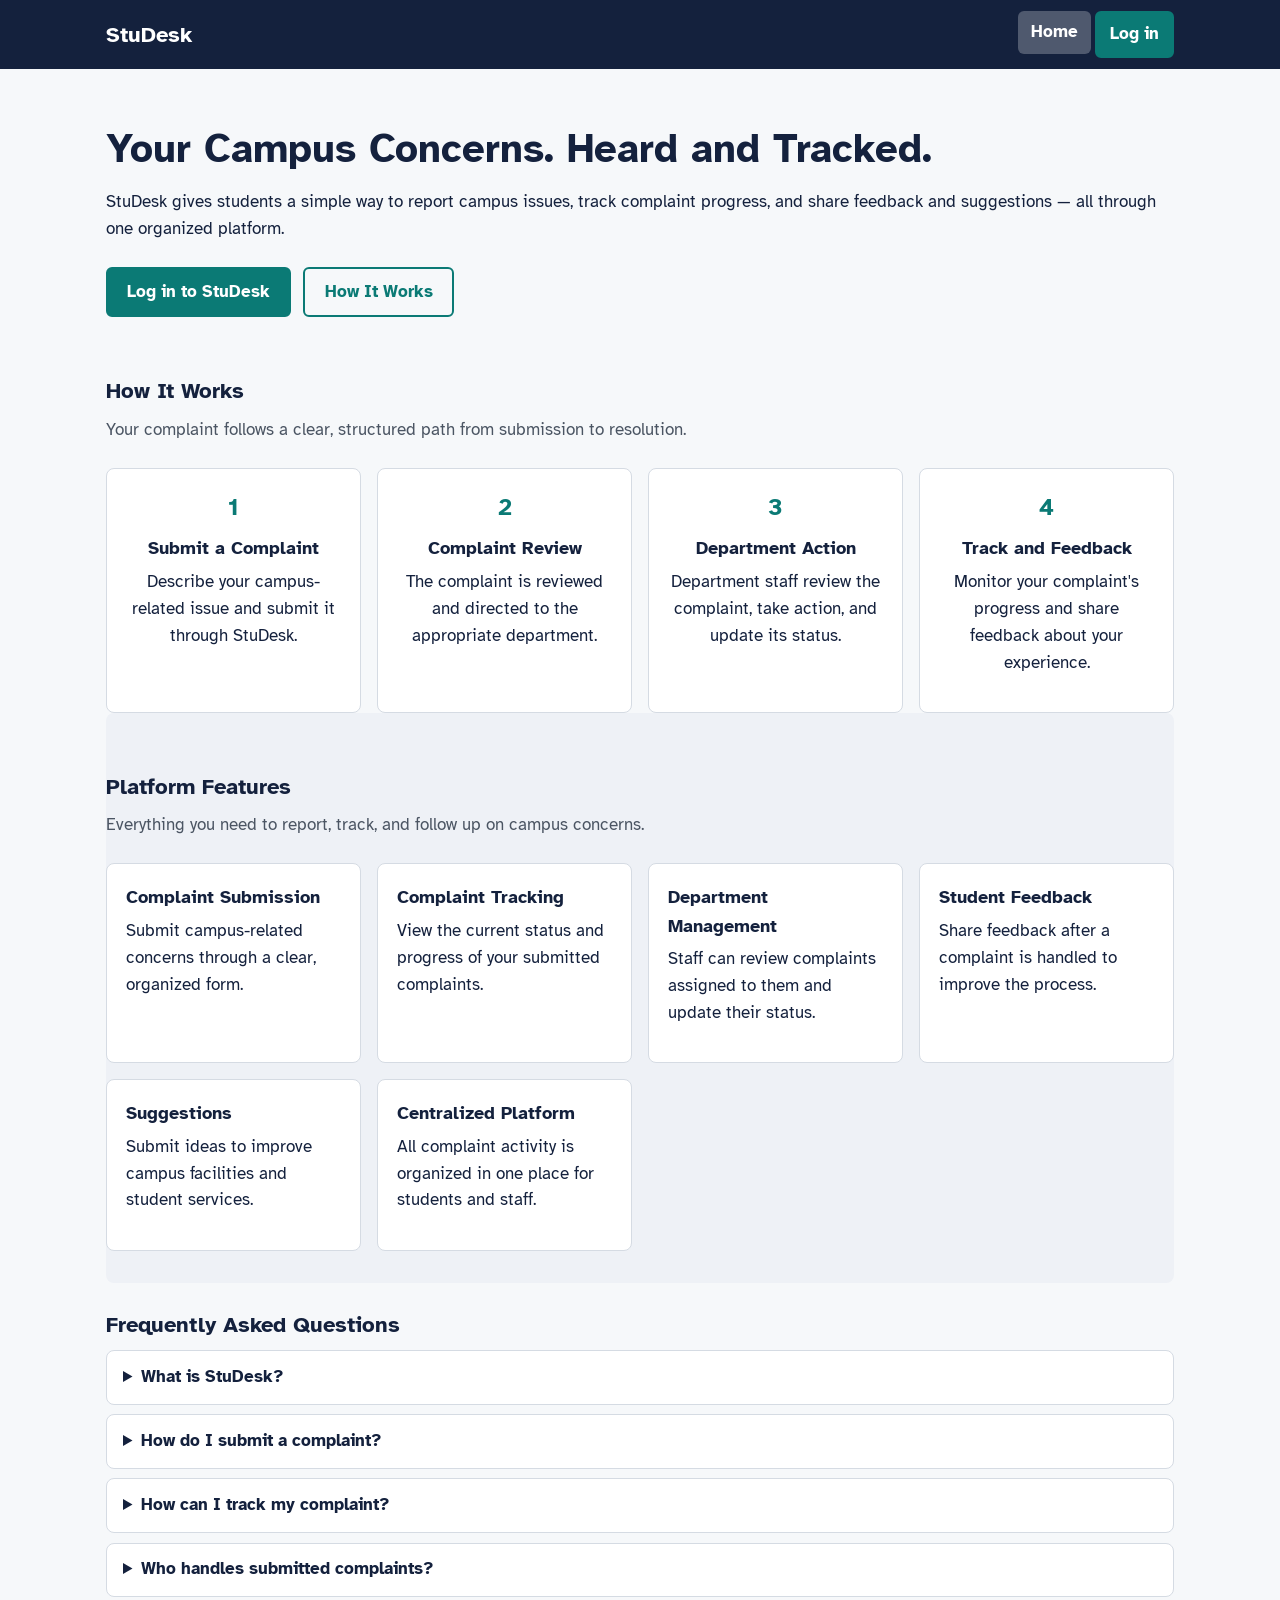
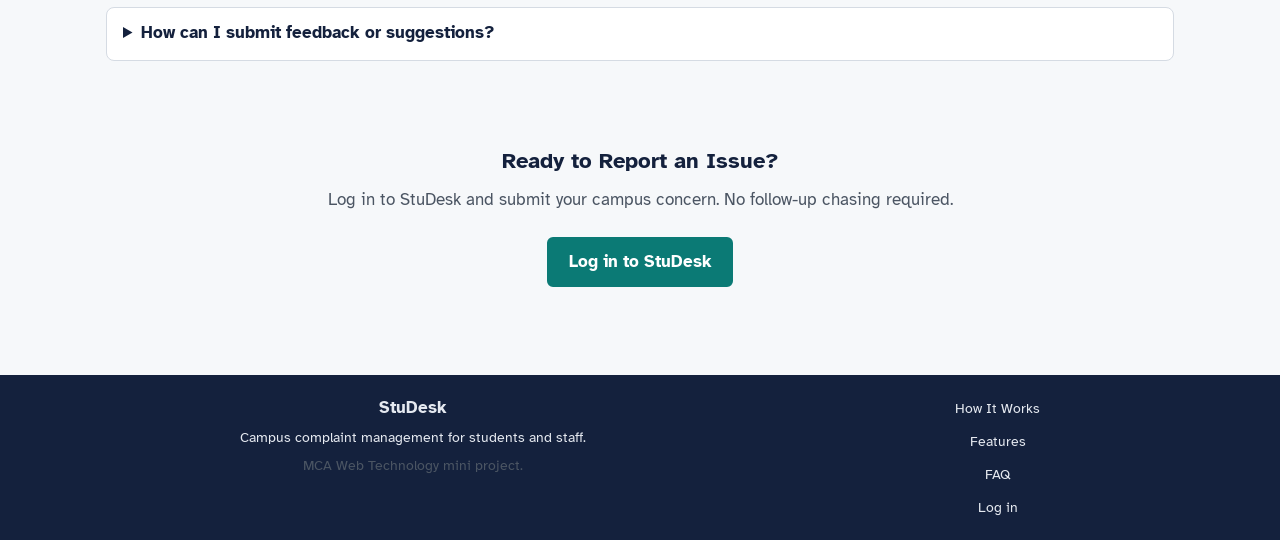
<file: templates/index.html>
<!DOCTYPE html>
<html lang="en">

<head>
  <meta charset="UTF-8">
  <meta name="viewport" content="width=device-width, initial-scale=1.0">
  <title>Home - StuDesk</title>
  <link rel="stylesheet"
    href="https://fonts.googleapis.com/css2?family=Atkinson+Hyperlegible:wght@400;700&display=swap">
  <link rel="stylesheet" href="/static/css/common.css">
  <link rel="stylesheet" href="/static/css/pages/index.css">
</head>

<body>
  <a class="skip-link" href="#main">Skip to main content</a>

  <header>
    <nav class="navbar">
      <a class="brand" href="/">StuDesk</a>
      <ul>
        <li><a class="active" href="/">Home</a></li>
        <li><a class="btn btn-small" href="/login.html">Log in</a></li>
      </ul>
    </nav>
  </header>

  <main id="main">

    <!-- Hero -->
    <section class="hero">
      <h1>Your Campus Concerns. Heard and Tracked.</h1>
      <p>StuDesk gives students a simple way to report campus issues, track complaint progress, and share feedback
        and suggestions — all through one organized platform.</p>
      <div class="hero-actions">
        <a class="btn" href="/login.html">Log in to StuDesk</a>
        <a class="btn btn-outline" href="#how-it-works">How It Works</a>
      </div>
    </section>

    <!-- How It Works -->
    <section id="how-it-works">
      <h2>How It Works</h2>
      <p class="section-lead">Your complaint follows a clear, structured path from submission to resolution.</p>
      <ol class="grid steps">
        <li class="card step-card">
          <p class="step-num">1</p>
          <h3>Submit a Complaint</h3>
          <p>Describe your campus-related issue and submit it through StuDesk.</p>
        </li>
        <li class="card step-card">
          <p class="step-num">2</p>
          <h3>Complaint Review</h3>
          <p>The complaint is reviewed and directed to the appropriate department.</p>
        </li>
        <li class="card step-card">
          <p class="step-num">3</p>
          <h3>Department Action</h3>
          <p>Department staff review the complaint, take action, and update its status.</p>
        </li>
        <li class="card step-card">
          <p class="step-num">4</p>
          <h3>Track and Feedback</h3>
          <p>Monitor your complaint's progress and share feedback about your experience.</p>
        </li>
      </ol>
    </section>

    <!-- Features -->
    <section id="features" class="alt-bg">
      <h2>Platform Features</h2>
      <p class="section-lead">Everything you need to report, track, and follow up on campus concerns.</p>
      <ul class="grid features-grid">
        <li class="card">
          <h3>Complaint Submission</h3>
          <p>Submit campus-related concerns through a clear, organized form.</p>
        </li>
        <li class="card">
          <h3>Complaint Tracking</h3>
          <p>View the current status and progress of your submitted complaints.</p>
        </li>
        <li class="card">
          <h3>Department Management</h3>
          <p>Staff can review complaints assigned to them and update their status.</p>
        </li>
        <li class="card">
          <h3>Student Feedback</h3>
          <p>Share feedback after a complaint is handled to improve the process.</p>
        </li>
        <li class="card">
          <h3>Suggestions</h3>
          <p>Submit ideas to improve campus facilities and student services.</p>
        </li>
        <li class="card">
          <h3>Centralized Platform</h3>
          <p>All complaint activity is organized in one place for students and staff.</p>
        </li>
      </ul>
    </section>

    <!-- FAQ -->
    <section id="faq" class="faq">
      <h2>Frequently Asked Questions</h2>
      <details>
        <summary>What is StuDesk?</summary>
        <p>StuDesk is a campus complaint management platform. Students can report issues, track progress, and share
          feedback — all in one place.</p>
      </details>
      <details>
        <summary>How do I submit a complaint?</summary>
        <p>Log in with your student account, fill in the complaint form with a description of the issue, and submit.
          It will then be reviewed and directed to the right department.</p>
      </details>
      <details>
        <summary>How can I track my complaint?</summary>
        <p>Go to "My Complaints" after logging in. Each complaint shows its current status — Pending, In Progress, or
          Resolved.</p>
      </details>
      <details>
        <summary>Who handles submitted complaints?</summary>
        <p>The relevant department staff handle complaints, overseen by the platform admin. Only you, the assigned
          department staff, and the admin can see your complaint.</p>
      </details>
      <details>
        <summary>How can I submit feedback or suggestions?</summary>
        <p>After logging in, use the Feedback section to rate a resolved complaint, or use Suggestions to share ideas
          for improving campus services.</p>
      </details>
    </section>

    <!-- Final CTA -->
    <section class="cta">
      <h2>Ready to Report an Issue?</h2>
      <p>Log in to StuDesk and submit your campus concern. No follow-up chasing required.</p>
      <a class="btn" href="/login.html">Log in to StuDesk</a>
    </section>

  </main>

  <footer>
    <div class="footer-inner">
      <div>
        <strong>StuDesk</strong>
        <p>Campus complaint management for students and staff.</p>
        <p class="hint">MCA Web Technology mini project.</p>
      </div>
      <nav aria-label="Footer navigation">
        <ul>
          <li><a href="#how-it-works">How It Works</a></li>
          <li><a href="#features">Features</a></li>
          <li><a href="#faq">FAQ</a></li>
          <li><a href="/login.html">Log in</a></li>
        </ul>
      </nav>
    </div>
  </footer>

  <script src="/static/js/common.js"></script>
  <script src="/static/js/pages/index.js"></script>
</body>

</html>
</file>
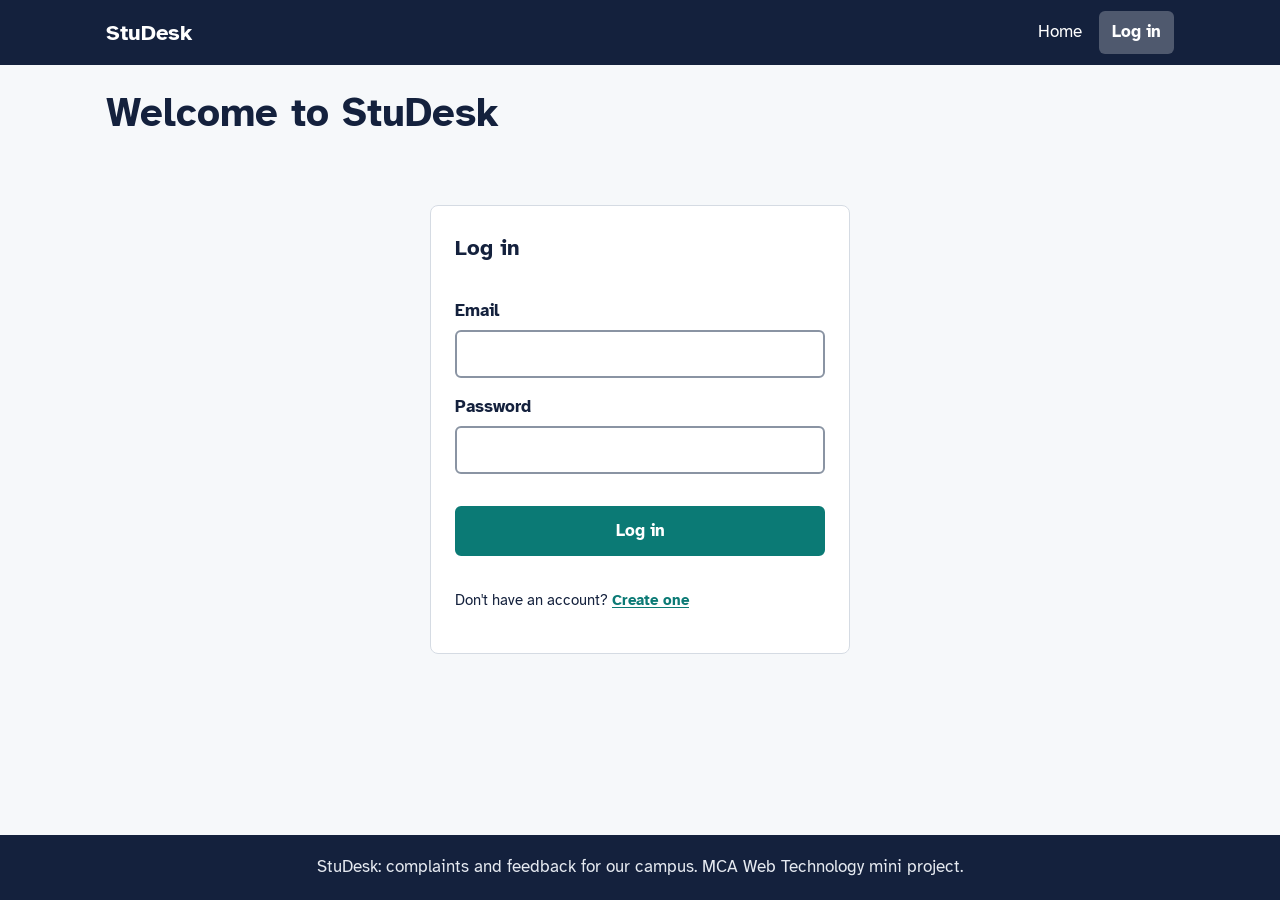
<file: templates/login.html>
<!DOCTYPE html>
<html lang="en">

<head>
  <meta charset="UTF-8">
  <meta name="viewport" content="width=device-width, initial-scale=1.0">
  <title>Log in - StuDesk</title>
  <link rel="stylesheet"
    href="https://fonts.googleapis.com/css2?family=Atkinson+Hyperlegible:wght@400;700&display=swap">
  <link rel="stylesheet" href="/static/css/common.css">
  <link rel="stylesheet" href="/static/css/pages/login.css">
</head>

<body>
  <a class="skip-link" href="#main">Skip to main content</a>

  <header>
    <nav class="navbar">
      <a class="brand" href="/">StuDesk</a>
      <ul>
        <li><a href="/">Home</a></li>
        <li><a class="active" href="/login.html">Log in</a></li>
      </ul>
    </nav>
  </header>

  <main id="main">
    <h1>Welcome to StuDesk</h1>
    <!-- <p class="hint demo-note">Demo logins (password studesk123): asha@college.edu (student), it@college.edu (staff),
      admin@college.edu (admin)</p> -->

    <div class="flip-card">
      <div class="flip-card-inner" id="flip-card-inner">
        <!-- Front side: Login form -->
        <div class="flip-card-front">
          <form id="login-form" class="card form">
            <h2>Log in</h2>
            <div class="field">
              <label for="login-email">Email</label>
              <input type="email" id="login-email" required>
            </div>
            <div class="field">
              <label for="login-password">Password</label>
              <input type="password" id="login-password" required>
            </div>
            <p id="login-message" class="message"></p>
            <button class="btn" type="submit">Log in</button>
            <p class="flip-link">
              Don't have an account? <a href="#" id="show-register">Create one</a>
            </p>
          </form>
        </div>

        <!-- Back side: Registration form -->
        <div class="flip-card-back">
          <form id="register-form" class="card form">
            <h2>New student? Register</h2>
            <div class="field">
              <label for="reg-name">Full name</label>
              <input type="text" id="reg-name" required minlength="2">
            </div>
            <div class="field">
              <label for="reg-email">Email</label>
              <input type="email" id="reg-email" required>
            </div>
            <div class="field">
              <label for="reg-password">Password</label>
              <input type="password" id="reg-password" required minlength="6">
              <p class="hint">At least 6 characters.</p>
            </div>
            <p id="register-message" class="message"></p>
            <button class="btn btn-outline" type="submit">Create account</button>
            <p class="flip-link">
              Already have an account? <a href="#" id="show-login">Log in</a>
            </p>
          </form>
        </div>
      </div>
    </div>
  </main>

  <footer>
    <p>StuDesk: complaints and feedback for our campus. MCA Web Technology mini project.</p>
  </footer>

  <script src="/static/js/common.js"></script>
  <script src="/static/js/pages/login.js"></script>
</body>

</html>
</file>
<file: static/css/common.css>
/* ==========================================================
   common.css  -  styles used by EVERY page.
   Page-only styles live in static/css/pages/<page>.css
   ========================================================== */

/* ---------- 1. Colours and font (change here, changes everywhere) ---------- */
:root {
  --ink: #14213d;        /* text, navbar, footer */
  --muted: #4b5563;      /* small grey text */
  --page: #f6f8fa;       /* page background */
  --white: #ffffff;
  --line: #d5dbe3;       /* borders */
  --brand: #0b7a75;      /* buttons and links */
  --brand-dark: #075e5a;
  --highlight: #ffb703;  /* focus outline */
  --danger: #b42318;
}

/* ---------- 2. Base ---------- */
* { box-sizing: border-box; }

body {
  margin: 0;
  font-family: "Atkinson Hyperlegible", "Segoe UI", Arial, sans-serif;
  font-size: 1.05rem;
  line-height: 1.6;
  color: var(--ink);
  background: var(--page);
  min-height: 100vh;
  display: flex;
  flex-direction: column;
}

h1 { font-size: 2rem; margin: 0 0 0.75rem; line-height: 1.2; }
h2 { font-size: 1.4rem; margin: 1.5rem 0 0.5rem; }
h3 { font-size: 1.1rem; margin: 0 0 0.4rem; }
p  { margin: 0 0 1rem; }
a  { color: var(--brand); }
img { max-width: 100%; height: auto; }

@media (min-width: 900px) {
  h1 { font-size: 2.5rem; }
}

/* ---------- 3. Accessibility ---------- */
/* clear outline when using the keyboard */
a:focus, button:focus, input:focus, select:focus, textarea:focus, summary:focus {
  outline: 3px solid var(--highlight);
  outline-offset: 2px;
}
/* "Skip to content" link, only visible when tabbed to */
.skip-link {
  position: absolute; left: 0.5rem; top: -4rem;
  background: var(--highlight); color: var(--ink);
  padding: 0.6rem 1rem; font-weight: bold;
}
.skip-link:focus { top: 0.5rem; }

/* ---------- 4. Page layout ---------- */
main {
  flex: 1;                   /* pushes the footer to the bottom */
  width: 100%;
  max-width: 1100px;         /* content never gets too wide */
  margin: 0 auto;
  padding: 1.5rem 1rem 2.5rem;
}

/* ---------- 5. Navbar ---------- */
header { background: var(--ink); }
.navbar {
  max-width: 1100px; margin: 0 auto; padding: 0.7rem 1rem;
  display: flex; flex-wrap: wrap;           /* wraps onto 2 lines on small phones */
  align-items: center; justify-content: space-between; gap: 0.5rem;
}
.brand { color: var(--white); font-size: 1.4rem; font-weight: bold; text-decoration: none; }
.navbar ul { list-style: none; margin: 0; padding: 0; display: flex; flex-wrap: wrap; gap: 0.3rem; }
.navbar ul a { color: var(--white); text-decoration: none; padding: 0.5rem 0.8rem; border-radius: 6px; display: block; }
.navbar ul a:hover { background: rgba(255, 255, 255, 0.15); }
.navbar ul a.active { background: rgba(255, 255, 255, 0.25); font-weight: bold; }

/* ---------- 6. Footer ---------- */
footer { background: var(--ink); color: #e5e9f0; text-align: center; padding: 1.2rem 1rem; }
footer p { margin: 0; }

/* ---------- 7. Buttons ---------- */
.btn {
  display: inline-block; font: inherit; font-weight: bold; text-decoration: none; cursor: pointer;
  background: var(--brand); color: var(--white);
  border: 2px solid var(--brand); border-radius: 6px;
  padding: 0.6rem 1.2rem; min-height: 44px;
}
.btn:hover { background: var(--brand-dark); border-color: var(--brand-dark); }
.btn-outline { background: transparent; color: var(--brand); }
.btn-outline:hover { background: var(--brand); color: var(--white); }
.btn-danger { background: var(--danger); border-color: var(--danger); }
.btn-small { padding: 0.3rem 0.9rem; min-height: 36px; }

/* ---------- 8. Forms ---------- */
.form { display: grid; gap: 1rem; }
.field { display: grid; gap: 0.3rem; }
label, legend { font-weight: bold; }
input[type="text"], input[type="email"], input[type="password"], select, textarea {
  font: inherit; color: var(--ink); background: var(--white);
  border: 2px solid #8a94a3; border-radius: 6px;
  padding: 0.55rem 0.75rem; width: 100%; min-height: 44px;
}
textarea { min-height: 7rem; resize: vertical; }
fieldset { border: 2px solid var(--line); border-radius: 6px; padding: 0.8rem 1rem; margin: 0; }
input[type="checkbox"], input[type="radio"] { width: 1.2rem; height: 1.2rem; accent-color: var(--brand); }
.inline { display: flex; flex-wrap: wrap; gap: 1rem; align-items: center; }
.inline label { font-weight: normal; display: flex; gap: 0.4rem; align-items: center; }
.hint { color: var(--muted); font-size: 0.9rem; margin: 0; }

/* message shown after an action (success or error) */
.message { margin: 0; font-weight: bold; color: var(--brand-dark); }
.message.error { color: var(--danger); }

/* ---------- 9. Cards, grids, lists ---------- */
.card { background: var(--white); border: 1px solid var(--line); border-radius: 8px; padding: 1.2rem; }
/* as many columns as fit: 3 on desktop, 2 on tablet, 1 on phone */
.grid { display: grid; gap: 1rem; grid-template-columns: repeat(auto-fit, minmax(250px, 1fr)); }
.list { list-style: none; margin: 0; padding: 0; display: grid; gap: 1rem; }
.empty { text-align: center; color: var(--muted); padding: 2rem 1rem; border: 2px dashed var(--line); border-radius: 8px; }

/* ---------- 10. Status badges ---------- */
.badge { display: inline-block; padding: 0.1rem 0.7rem; border-radius: 999px; font-size: 0.9rem; font-weight: bold; border: 2px solid currentColor; }
.badge-pending, .badge-new { color: #8a5300; background: #fff4e0; }
.badge-in_progress, .badge-reviewed { color: var(--brand-dark); background: #e0f4f2; }
.badge-resolved, .badge-implemented { color: #1b7f3b; background: #e3f5e8; }

/* ---------- 11. Tables ---------- */
.table-wrap { overflow-x: auto; }
table { width: 100%; border-collapse: collapse; background: var(--white); }
th, td { text-align: left; padding: 0.7rem; border-bottom: 1px solid var(--line); }
th { background: #eaeff5; }
/* On phones every table row turns into a small card (each td shows its data-label) */
@media (max-width: 640px) {
  thead { display: none; }
  tr { display: block; border: 1px solid var(--line); border-radius: 8px; margin-bottom: 1rem; background: var(--white); }
  td { display: flex; justify-content: space-between; gap: 1rem; }
  td::before { content: attr(data-label); font-weight: bold; }
}

/* ---------- 12. Respect users who turn animations off ---------- */
@media (prefers-reduced-motion: reduce) {
  * { transition: none !important; animation: none !important; }
}
</file>
<file: static/css/pages/index.css>
/* index.css — Landing page only.
   Common styles (navbar, cards, badges, buttons, grid) are in common.css.
   This file only adds what is unique to the landing page. */

/* ---- Hero section ---- */
.hero {
  padding: 2rem 0;
}

.hero h1 {
  margin-bottom: 1rem;
}

.hero-actions {
  display: flex;
  flex-wrap: wrap;
  gap: 0.75rem;
  margin-top: 1.5rem;
}



/* ---- Section intro text ---- */
.section-lead {
  color: var(--muted);
  margin-bottom: 1.5rem;
}

/* ---- How It Works steps ---- */
.steps {
  list-style: none;
  margin: 0;
  padding: 0;
  counter-reset: none; /* numbers come from .step-num */
}

.step-card {
  text-align: center;
}

.step-num {
  font-size: 1.5rem;
  font-weight: bold;
  color: var(--brand);
  margin: 0 0 0.5rem;
}

/* ---- Alternate background for features section ---- */
.alt-bg {
  background: #eef1f6;
  padding: 2rem 0;
  border-radius: 8px;
}

.features-grid {
  list-style: none;
  margin: 0;
  padding: 0;
}

/* ---- FAQ uses <details> and <summary> — no JavaScript needed ---- */
.faq details {
  background: var(--white);
  border: 1px solid var(--line);
  border-radius: 8px;
  padding: 0.8rem 1rem;
  margin-bottom: 0.6rem;
}

.faq summary {
  font-weight: bold;
  cursor: pointer;
}

.faq details p {
  margin: 0.6rem 0 0;
  color: var(--muted);
}

/* ---- Final CTA ---- */
.cta {
  text-align: center;
  padding: 3rem 0;
}

.cta h2 {
  margin-bottom: 0.5rem;
}

.cta p {
  color: var(--muted);
  margin-bottom: 1.5rem;
}

/* ---- Footer inner layout ---- */
.footer-inner {
  display: flex;
  flex-wrap: wrap;
  gap: 2rem;
  justify-content: space-between;
  max-width: 800px;
  margin: 0 auto;
}

.footer-inner p {
  margin: 0.3rem 0 0;
  font-size: 0.9rem;
}

footer nav ul {
  list-style: none;
  margin: 0;
  padding: 0;
  display: flex;
  flex-direction: column;
  gap: 0.4rem;
}

footer nav a {
  color: #e5e9f0;
  text-decoration: none;
  font-size: 0.9rem;
}

footer nav a:hover {
  text-decoration: underline;
}
</file>
<file: static/css/pages/login.css>
/* login.css - Login / Register page with 3D card flip animation */

/* ===== Flip Card Container ===== */
/*
 * CRITICAL: .flip-card must have an explicit height.
 * The faces use position:absolute + height:100%. For height:100% to resolve,
 * the containing block (.flip-card-inner) needs a definite height — which
 * it gets by inheriting from .flip-card's explicit height.
 * min-height alone does NOT provide a definite height for this purpose.
 */
.flip-card {
  perspective: 1000px;
  max-width: 420px;
  height: 520px;
  /* explicit height — register form (3 fields) is the taller side */
  margin: 0 auto;
}

.flip-card-inner {
  position: relative;
  width: 100%;
  height: 100%;
  /* resolves to 520px from .flip-card */
  transition: transform 0.7s cubic-bezier(0.4, 0, 0.2, 1);
  transform-style: preserve-3d;
}

.flip-card.flipped .flip-card-inner {
  transform: rotateY(180deg);
}

/* ===== Front & Back Faces ===== */
.flip-card-front,
.flip-card-back {
  position: absolute;
  top: 20px;
  left: 0;
  width: 100%;
  height: 100%;
  /* resolves to 520px now that parent has definite height */
  -webkit-backface-visibility: hidden;
  backface-visibility: hidden;
  display: flex;
  align-items: center;
  justify-content: center;
}

.flip-card-back {
  /* Faces away from the viewer initially; becomes visible after 180deg flip */
  transform: rotateY(180deg);
}

/* ===== Form styling inside flip card ===== */
.flip-card .form {
  width: 100%;
}

.flip-card .card.form {
  padding: 1.5rem;
  width: 100%;
}

.flip-card h2 {
  margin-top: 0;
  margin-bottom: 1rem;
}

/* Flip link styling */
.flip-link {
  margin-top: 1rem;
  font-size: 0.95rem;
}

.flip-link a {
  font-weight: bold;
  text-decoration: underline;
  text-underline-offset: 2px;
}

/* Demo note */
.demo-note {
  margin-bottom: 1.5rem;
}

/* Responsive adjustments */
@media (max-width: 480px) {
  .flip-card {
    max-width: 100%;
    height: 560px;
    /* slightly taller on mobile due to narrower layout */
  }

  .flip-card .card.form {
    padding: 1rem;
  }
}

/* Respect reduced motion preference */
@media (prefers-reduced-motion: reduce) {
  .flip-card-inner {
    transition: none;
  }
}
</file>
